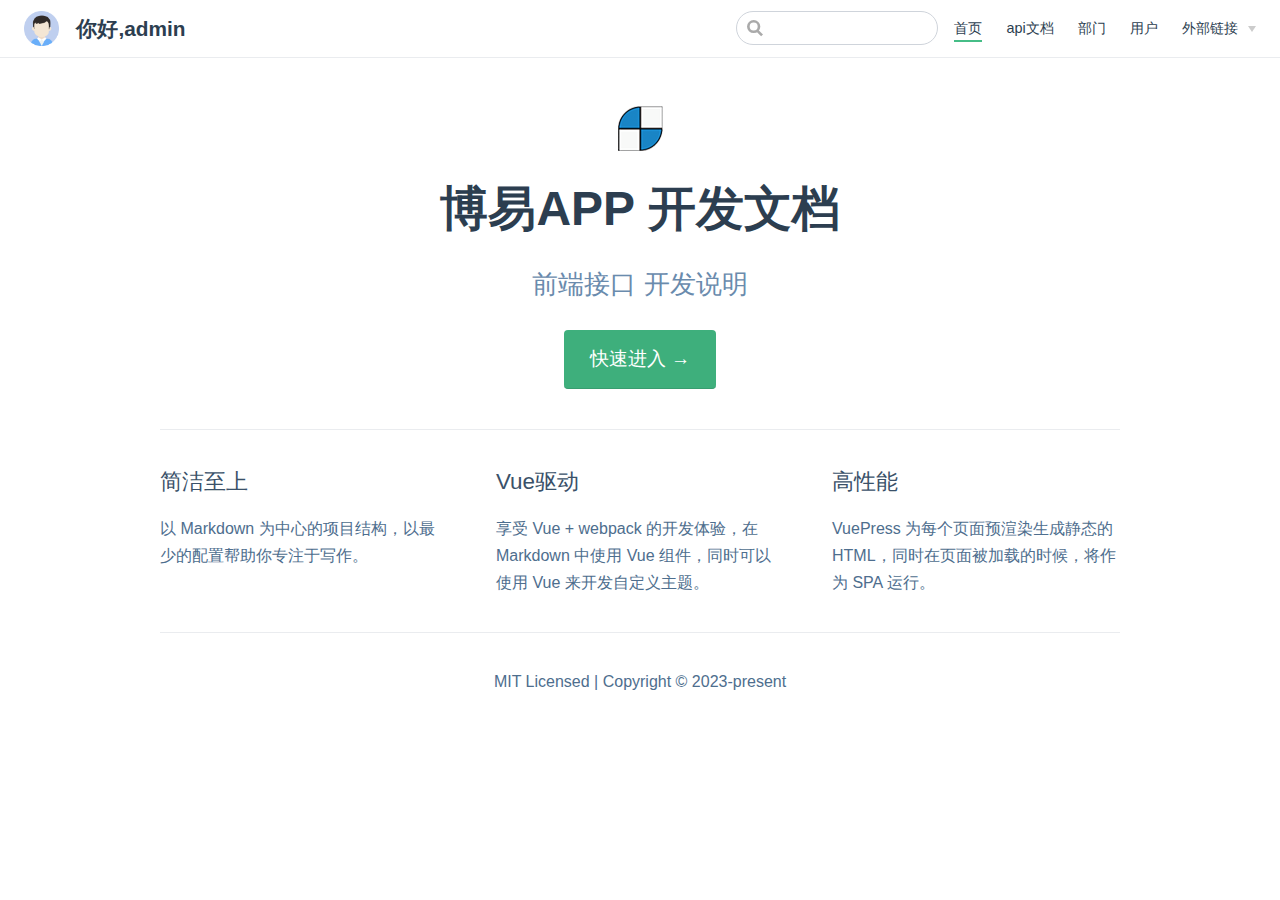
<file: index.html>
<!DOCTYPE html>
<html lang="en-US">
  <head>
    <meta charset="utf-8">
    <meta name="viewport" content="width=device-width,initial-scale=1">
    <title>你好,admin</title>
    <meta name="generator" content="VuePress 1.9.9">
    <link rel="icon" href="./pb.png">
    <meta name="description" content="博易APP开发文档">
    
    <link rel="preload" href="./assets/css/0.styles.7fe5bacb.css" as="style"><link rel="preload" href="./assets/js/app.141d99e3.js" as="script"><link rel="preload" href="./assets/js/2.733019b2.js" as="script"><link rel="preload" href="./assets/js/7.9c9172a7.js" as="script"><link rel="prefetch" href="./assets/js/10.c310ec35.js"><link rel="prefetch" href="./assets/js/11.6ac07003.js"><link rel="prefetch" href="./assets/js/12.05981c00.js"><link rel="prefetch" href="./assets/js/13.ab2451db.js"><link rel="prefetch" href="./assets/js/14.ab775996.js"><link rel="prefetch" href="./assets/js/15.6f44959b.js"><link rel="prefetch" href="./assets/js/16.bdafbf40.js"><link rel="prefetch" href="./assets/js/17.2162a872.js"><link rel="prefetch" href="./assets/js/3.8dfc125c.js"><link rel="prefetch" href="./assets/js/4.d12742be.js"><link rel="prefetch" href="./assets/js/5.216cae74.js"><link rel="prefetch" href="./assets/js/6.2d0a63f8.js"><link rel="prefetch" href="./assets/js/8.708c26eb.js"><link rel="prefetch" href="./assets/js/9.704d64a5.js">
    <link rel="stylesheet" href="./assets/css/0.styles.7fe5bacb.css">
  </head>
  <body>
    <div id="app" data-server-rendered="true"><div class="theme-container no-sidebar"><header class="navbar"><div class="sidebar-button"><svg xmlns="http://www.w3.org/2000/svg" aria-hidden="true" role="img" viewBox="0 0 448 512" class="icon"><path fill="currentColor" d="M436 124H12c-6.627 0-12-5.373-12-12V80c0-6.627 5.373-12 12-12h424c6.627 0 12 5.373 12 12v32c0 6.627-5.373 12-12 12zm0 160H12c-6.627 0-12-5.373-12-12v-32c0-6.627 5.373-12 12-12h424c6.627 0 12 5.373 12 12v32c0 6.627-5.373 12-12 12zm0 160H12c-6.627 0-12-5.373-12-12v-32c0-6.627 5.373-12 12-12h424c6.627 0 12 5.373 12 12v32c0 6.627-5.373 12-12 12z"></path></svg></div> <a href="./" aria-current="page" class="home-link router-link-exact-active router-link-active"><img src="./head.png" alt="你好,admin " class="logo"> <span class="site-name can-hide">你好,admin </span></a> <div class="links"><div class="search-box"><input aria-label="Search" autocomplete="off" spellcheck="false" value=""> <!----></div> <nav class="nav-links can-hide"><div class="nav-item"><a href="./" aria-current="page" class="nav-link router-link-exact-active router-link-active">
  首页
</a></div><div class="nav-item"><a href="./api/index.html" class="nav-link">
  api文档
</a></div><div class="nav-item"><a href="./department/index.html" class="nav-link">
  部门
</a></div><div class="nav-item"><a href="./user/index.html" class="nav-link">
  用户
</a></div><div class="nav-item"><div class="dropdown-wrapper"><button type="button" aria-label="外部链接" class="dropdown-title"><span class="title">外部链接</span> <span class="arrow down"></span></button> <button type="button" aria-label="外部链接" class="mobile-dropdown-title"><span class="title">外部链接</span> <span class="arrow right"></span></button> <ul class="nav-dropdown" style="display:none;"><li class="dropdown-item"><!----> <a href="./www.baidu.com.html" class="nav-link">
  百度
</a></li></ul></div></div> <!----></nav></div></header> <div class="sidebar-mask"></div> <aside class="sidebar"><nav class="nav-links"><div class="nav-item"><a href="./index.html" aria-current="page" class="nav-link router-link-exact-active router-link-active">
  首页
</a></div><div class="nav-item"><a href="./api/index.html" class="nav-link">
  api文档
</a></div><div class="nav-item"><a href="./department/index.html" class="nav-link">
  部门
</a></div><div class="nav-item"><a href="./user/index.html" class="nav-link">
  用户
</a></div><div class="nav-item"><div class="dropdown-wrapper"><button type="button" aria-label="外部链接" class="dropdown-title"><span class="title">外部链接</span> <span class="arrow down"></span></button> <button type="button" aria-label="外部链接" class="mobile-dropdown-title"><span class="title">外部链接</span> <span class="arrow right"></span></button> <ul class="nav-dropdown" style="display:none;"><li class="dropdown-item"><!----> <a href="./www.baidu.com.html" class="nav-link">
  百度
</a></li></ul></div></div> <!----></nav>  <ul class="sidebar-links"><li><section class="sidebar-group depth-0"><a href="./department/index.html" class="sidebar-heading clickable open"><span>部门管理</span> <!----></a> <ul class="sidebar-links sidebar-group-items"><li><a href="./department/department1.html" class="sidebar-link">创建部门</a></li><li><a href="./department/department2.html" class="sidebar-link">修改部门</a></li><li><a href="./department/department3.html" class="sidebar-link">删除部门</a></li></ul></section></li><li><section class="sidebar-group depth-0"><a href="./user/index.html" class="sidebar-heading clickable"><span>用户管理</span> <!----></a> <ul class="sidebar-links sidebar-group-items"><li><a href="./user/user1.html" class="sidebar-link">创建用户</a></li><li><a href="./user/user2.html" class="sidebar-link">修改用户</a></li><li><a href="./user/user3.html" class="sidebar-link">删除用户</a></li><li><a href="./user/user4.html" class="sidebar-link">查询用户列表</a></li></ul></section></li></ul> </aside> <main aria-labelledby="main-title" class="home"><header class="hero"><img src="./by.png" alt="hero"> <h1 id="main-title">
      博易APP 开发文档
    </h1> <p class="description">
      前端接口 开发说明
    </p> <p class="action"><a href="./api/" class="nav-link action-button">
  快速进入 →
</a></p></header> <div class="features"><div class="feature"><h2>简洁至上</h2> <p>以 Markdown 为中心的项目结构，以最少的配置帮助你专注于写作。</p></div><div class="feature"><h2>Vue驱动</h2> <p>享受 Vue + webpack 的开发体验，在 Markdown 中使用 Vue 组件，同时可以使用 Vue 来开发自定义主题。</p></div><div class="feature"><h2>高性能</h2> <p>VuePress 为每个页面预渲染生成静态的 HTML，同时在页面被加载的时候，将作为 SPA 运行。</p></div></div> <div class="theme-default-content custom content__default"></div> <div class="footer">
    MIT Licensed | Copyright © 2023-present
  </div></main></div><div class="global-ui"></div></div>
    <script src="./assets/js/app.141d99e3.js" defer></script><script src="./assets/js/2.733019b2.js" defer></script><script src="./assets/js/7.9c9172a7.js" defer></script>
  </body>
</html>
</file>
<file: assets/css/0.styles.7fe5bacb.css>
code[class*=language-],pre[class*=language-]{color:#ccc;background:none;font-family:Consolas,Monaco,Andale Mono,Ubuntu Mono,monospace;font-size:1em;text-align:left;white-space:pre;word-spacing:normal;word-break:normal;word-wrap:normal;line-height:1.5;-moz-tab-size:4;-o-tab-size:4;tab-size:4;-webkit-hyphens:none;hyphens:none}pre[class*=language-]{padding:1em;margin:.5em 0;overflow:auto}:not(pre)>code[class*=language-],pre[class*=language-]{background:#2d2d2d}:not(pre)>code[class*=language-]{padding:.1em;border-radius:.3em;white-space:normal}.token.block-comment,.token.cdata,.token.comment,.token.doctype,.token.prolog{color:#999}.token.punctuation{color:#ccc}.token.attr-name,.token.deleted,.token.namespace,.token.tag{color:#e2777a}.token.function-name{color:#6196cc}.token.boolean,.token.function,.token.number{color:#f08d49}.token.class-name,.token.constant,.token.property,.token.symbol{color:#f8c555}.token.atrule,.token.builtin,.token.important,.token.keyword,.token.selector{color:#cc99cd}.token.attr-value,.token.char,.token.regex,.token.string,.token.variable{color:#7ec699}.token.entity,.token.operator,.token.url{color:#67cdcc}.token.bold,.token.important{font-weight:700}.token.italic{font-style:italic}.token.entity{cursor:help}.token.inserted{color:green}.theme-default-content code{color:#476582;padding:.25rem .5rem;margin:0;font-size:.85em;background-color:rgba(27,31,35,.05);border-radius:3px}.theme-default-content code .token.deleted{color:#ec5975}.theme-default-content code .token.inserted{color:#3eaf7c}.theme-default-content pre,.theme-default-content pre[class*=language-]{line-height:1.4;padding:1.25rem 1.5rem;margin:.85rem 0;background-color:#282c34;border-radius:6px;overflow:auto}.theme-default-content pre[class*=language-] code,.theme-default-content pre code{color:#fff;padding:0;background-color:transparent;border-radius:0}div[class*=language-]{position:relative;background-color:#282c34;border-radius:6px}div[class*=language-] .highlight-lines{-webkit-user-select:none;user-select:none;padding-top:1.3rem;position:absolute;top:0;left:0;width:100%;line-height:1.4}div[class*=language-] .highlight-lines .highlighted{background-color:rgba(0,0,0,.66)}div[class*=language-] pre,div[class*=language-] pre[class*=language-]{background:transparent;position:relative;z-index:1}div[class*=language-]:before{position:absolute;z-index:3;top:.8em;right:1em;font-size:.75rem;color:hsla(0,0%,100%,.4)}div[class*=language-]:not(.line-numbers-mode) .line-numbers-wrapper{display:none}div[class*=language-].line-numbers-mode .highlight-lines .highlighted{position:relative}div[class*=language-].line-numbers-mode .highlight-lines .highlighted:before{content:" ";position:absolute;z-index:3;left:0;top:0;display:block;width:3.5rem;height:100%;background-color:rgba(0,0,0,.66)}div[class*=language-].line-numbers-mode pre{padding-left:4.5rem;vertical-align:middle}div[class*=language-].line-numbers-mode .line-numbers-wrapper{position:absolute;top:0;width:3.5rem;text-align:center;color:hsla(0,0%,100%,.3);padding:1.25rem 0;line-height:1.4}div[class*=language-].line-numbers-mode .line-numbers-wrapper br{-webkit-user-select:none;user-select:none}div[class*=language-].line-numbers-mode .line-numbers-wrapper .line-number{position:relative;z-index:4;-webkit-user-select:none;user-select:none;font-size:.85em}div[class*=language-].line-numbers-mode:after{content:"";position:absolute;z-index:2;top:0;left:0;width:3.5rem;height:100%;border-radius:6px 0 0 6px;border-right:1px solid rgba(0,0,0,.66);background-color:#282c34}div[class~=language-js]:before{content:"js"}div[class~=language-ts]:before{content:"ts"}div[class~=language-html]:before{content:"html"}div[class~=language-md]:before{content:"md"}div[class~=language-vue]:before{content:"vue"}div[class~=language-css]:before{content:"css"}div[class~=language-sass]:before{content:"sass"}div[class~=language-scss]:before{content:"scss"}div[class~=language-less]:before{content:"less"}div[class~=language-stylus]:before{content:"stylus"}div[class~=language-go]:before{content:"go"}div[class~=language-java]:before{content:"java"}div[class~=language-c]:before{content:"c"}div[class~=language-sh]:before{content:"sh"}div[class~=language-yaml]:before{content:"yaml"}div[class~=language-py]:before{content:"py"}div[class~=language-docker]:before{content:"docker"}div[class~=language-dockerfile]:before{content:"dockerfile"}div[class~=language-makefile]:before{content:"makefile"}div[class~=language-javascript]:before{content:"js"}div[class~=language-typescript]:before{content:"ts"}div[class~=language-markup]:before{content:"html"}div[class~=language-markdown]:before{content:"md"}div[class~=language-json]:before{content:"json"}div[class~=language-ruby]:before{content:"rb"}div[class~=language-python]:before{content:"py"}div[class~=language-bash]:before{content:"sh"}div[class~=language-php]:before{content:"php"}.custom-block .custom-block-title{font-weight:600;margin-bottom:-.4rem}.custom-block.danger,.custom-block.tip,.custom-block.warning{padding:.1rem 1.5rem;border-left-width:.5rem;border-left-style:solid;margin:1rem 0}.custom-block.tip{background-color:#f3f5f7;border-color:#42b983}.custom-block.warning{background-color:rgba(255,229,100,.3);border-color:#e7c000;color:#6b5900}.custom-block.warning .custom-block-title{color:#b29400}.custom-block.warning a{color:#2c3e50}.custom-block.danger{background-color:#ffe6e6;border-color:#c00;color:#4d0000}.custom-block.danger .custom-block-title{color:#900}.custom-block.danger a{color:#2c3e50}.custom-block.details{display:block;position:relative;border-radius:2px;margin:1.6em 0;padding:1.6em;background-color:#eee}.custom-block.details h4{margin-top:0}.custom-block.details figure:last-child,.custom-block.details p:last-child{margin-bottom:0;padding-bottom:0}.custom-block.details summary{outline:none;cursor:pointer}.arrow{display:inline-block;width:0;height:0}.arrow.up{border-bottom:6px solid #ccc}.arrow.down,.arrow.up{border-left:4px solid transparent;border-right:4px solid transparent}.arrow.down{border-top:6px solid #ccc}.arrow.right{border-left:6px solid #ccc}.arrow.left,.arrow.right{border-top:4px solid transparent;border-bottom:4px solid transparent}.arrow.left{border-right:6px solid #ccc}.theme-default-content:not(.custom){max-width:740px;margin:0 auto;padding:2rem 2.5rem}@media (max-width:959px){.theme-default-content:not(.custom){padding:2rem}}@media (max-width:419px){.theme-default-content:not(.custom){padding:1.5rem}}.table-of-contents .badge{vertical-align:middle}body,html{padding:0;margin:0;background-color:#fff}body{font-family:-apple-system,BlinkMacSystemFont,Segoe UI,Roboto,Oxygen,Ubuntu,Cantarell,Fira Sans,Droid Sans,Helvetica Neue,sans-serif;-webkit-font-smoothing:antialiased;-moz-osx-font-smoothing:grayscale;font-size:16px;color:#2c3e50}.page{padding-left:20rem}.navbar{z-index:20;right:0;height:3.6rem;background-color:#fff;box-sizing:border-box;border-bottom:1px solid #eaecef}.navbar,.sidebar-mask{position:fixed;top:0;left:0}.sidebar-mask{z-index:9;width:100vw;height:100vh;display:none}.sidebar{font-size:16px;background-color:#fff;width:20rem;position:fixed;z-index:10;margin:0;top:3.6rem;left:0;bottom:0;box-sizing:border-box;border-right:1px solid #eaecef;overflow-y:auto}.theme-default-content:not(.custom)>:first-child{margin-top:3.6rem}.theme-default-content:not(.custom) a:hover{text-decoration:underline}.theme-default-content:not(.custom) p.demo{padding:1rem 1.5rem;border:1px solid #ddd;border-radius:4px}.theme-default-content:not(.custom) img{max-width:100%}.theme-default-content.custom{padding:0;margin:0}.theme-default-content.custom img{max-width:100%}a{font-weight:500;text-decoration:none}a,p a code{color:#3eaf7c}p a code{font-weight:400}kbd{background:#eee;border:.15rem solid #ddd;border-bottom:.25rem solid #ddd;border-radius:.15rem;padding:0 .15em}blockquote{font-size:1rem;color:#999;border-left:.2rem solid #dfe2e5;margin:1rem 0;padding:.25rem 0 .25rem 1rem}blockquote>p{margin:0}ol,ul{padding-left:1.2em}strong{font-weight:600}h1,h2,h3,h4,h5,h6{font-weight:600;line-height:1.25}.theme-default-content:not(.custom)>h1,.theme-default-content:not(.custom)>h2,.theme-default-content:not(.custom)>h3,.theme-default-content:not(.custom)>h4,.theme-default-content:not(.custom)>h5,.theme-default-content:not(.custom)>h6{margin-top:-3.1rem;padding-top:4.6rem;margin-bottom:0}.theme-default-content:not(.custom)>h1:first-child,.theme-default-content:not(.custom)>h2:first-child,.theme-default-content:not(.custom)>h3:first-child,.theme-default-content:not(.custom)>h4:first-child,.theme-default-content:not(.custom)>h5:first-child,.theme-default-content:not(.custom)>h6:first-child{margin-top:-1.5rem;margin-bottom:1rem}.theme-default-content:not(.custom)>h1:first-child+.custom-block,.theme-default-content:not(.custom)>h1:first-child+p,.theme-default-content:not(.custom)>h1:first-child+pre,.theme-default-content:not(.custom)>h2:first-child+.custom-block,.theme-default-content:not(.custom)>h2:first-child+p,.theme-default-content:not(.custom)>h2:first-child+pre,.theme-default-content:not(.custom)>h3:first-child+.custom-block,.theme-default-content:not(.custom)>h3:first-child+p,.theme-default-content:not(.custom)>h3:first-child+pre,.theme-default-content:not(.custom)>h4:first-child+.custom-block,.theme-default-content:not(.custom)>h4:first-child+p,.theme-default-content:not(.custom)>h4:first-child+pre,.theme-default-content:not(.custom)>h5:first-child+.custom-block,.theme-default-content:not(.custom)>h5:first-child+p,.theme-default-content:not(.custom)>h5:first-child+pre,.theme-default-content:not(.custom)>h6:first-child+.custom-block,.theme-default-content:not(.custom)>h6:first-child+p,.theme-default-content:not(.custom)>h6:first-child+pre{margin-top:2rem}h1:focus .header-anchor,h1:hover .header-anchor,h2:focus .header-anchor,h2:hover .header-anchor,h3:focus .header-anchor,h3:hover .header-anchor,h4:focus .header-anchor,h4:hover .header-anchor,h5:focus .header-anchor,h5:hover .header-anchor,h6:focus .header-anchor,h6:hover .header-anchor{opacity:1}h1{font-size:2.2rem}h2{font-size:1.65rem;padding-bottom:.3rem;border-bottom:1px solid #eaecef}h3{font-size:1.35rem}a.header-anchor{font-size:.85em;float:left;margin-left:-.87em;padding-right:.23em;margin-top:.125em;-webkit-user-select:none;user-select:none;opacity:0}a.header-anchor:focus,a.header-anchor:hover{text-decoration:none}.line-number,code,kbd{font-family:source-code-pro,Menlo,Monaco,Consolas,Courier New,monospace}ol,p,ul{line-height:1.7}hr{border:0;border-top:1px solid #eaecef}table{border-collapse:collapse;margin:1rem 0;display:block;overflow-x:auto}tr{border-top:1px solid #dfe2e5}tr:nth-child(2n){background-color:#f6f8fa}td,th{border:1px solid #dfe2e5;padding:.6em 1em}.theme-container.sidebar-open .sidebar-mask{display:block}.theme-container.no-navbar .theme-default-content:not(.custom)>h1,.theme-container.no-navbar h2,.theme-container.no-navbar h3,.theme-container.no-navbar h4,.theme-container.no-navbar h5,.theme-container.no-navbar h6{margin-top:1.5rem;padding-top:0}.theme-container.no-navbar .sidebar{top:0}@media (min-width:720px){.theme-container.no-sidebar .sidebar{display:none}.theme-container.no-sidebar .page{padding-left:0}}@media (max-width:959px){.sidebar{font-size:15px;width:16.4rem}.page{padding-left:16.4rem}}@media (max-width:719px){.sidebar{top:0;padding-top:3.6rem;transform:translateX(-100%);transition:transform .2s ease}.page{padding-left:0}.theme-container.sidebar-open .sidebar{transform:translateX(0)}.theme-container.no-navbar .sidebar{padding-top:0}}@media (max-width:419px){h1{font-size:1.9rem}.theme-default-content div[class*=language-]{margin:.85rem -1.5rem;border-radius:0}}#nprogress{pointer-events:none}#nprogress .bar{background:#3eaf7c;position:fixed;z-index:1031;top:0;left:0;width:100%;height:2px}#nprogress .peg{display:block;position:absolute;right:0;width:100px;height:100%;box-shadow:0 0 10px #3eaf7c,0 0 5px #3eaf7c;opacity:1;transform:rotate(3deg) translateY(-4px)}#nprogress .spinner{display:block;position:fixed;z-index:1031;top:15px;right:15px}#nprogress .spinner-icon{width:18px;height:18px;box-sizing:border-box;border-color:#3eaf7c transparent transparent #3eaf7c;border-style:solid;border-width:2px;border-radius:50%;animation:nprogress-spinner .4s linear infinite}.nprogress-custom-parent{overflow:hidden;position:relative}.nprogress-custom-parent #nprogress .bar,.nprogress-custom-parent #nprogress .spinner{position:absolute}@keyframes nprogress-spinner{0%{transform:rotate(0deg)}to{transform:rotate(1turn)}}.icon.outbound{color:#aaa;display:inline-block;vertical-align:middle;position:relative;top:-1px}.sr-only{position:absolute;width:1px;height:1px;padding:0;margin:-1px;overflow:hidden;clip:rect(0,0,0,0);white-space:nowrap;border-width:0}.home{padding:3.6rem 2rem 0;max-width:960px;margin:0 auto;display:block}.home .hero{text-align:center}.home .hero img{max-width:100%;max-height:280px;display:block;margin:3rem auto 1.5rem}.home .hero h1{font-size:3rem}.home .hero .action,.home .hero .description,.home .hero h1{margin:1.8rem auto}.home .hero .description{max-width:35rem;font-size:1.6rem;line-height:1.3;color:#6a8bad}.home .hero .action-button{display:inline-block;font-size:1.2rem;color:#fff;background-color:#3eaf7c;padding:.8rem 1.6rem;border-radius:4px;transition:background-color .1s ease;box-sizing:border-box;border-bottom:1px solid #389d70}.home .hero .action-button:hover{background-color:#4abf8a}.home .features{border-top:1px solid #eaecef;padding:1.2rem 0;margin-top:2.5rem;display:flex;flex-wrap:wrap;align-items:flex-start;align-content:stretch;justify-content:space-between}.home .feature{flex-grow:1;flex-basis:30%;max-width:30%}.home .feature h2{font-size:1.4rem;font-weight:500;border-bottom:none;padding-bottom:0;color:#3a5169}.home .feature p{color:#4e6e8e}.home .footer{padding:2.5rem;border-top:1px solid #eaecef;text-align:center;color:#4e6e8e}@media (max-width:719px){.home .features{flex-direction:column}.home .feature{max-width:100%;padding:0 2.5rem}}@media (max-width:419px){.home{padding-left:1.5rem;padding-right:1.5rem}.home .hero img{max-height:210px;margin:2rem auto 1.2rem}.home .hero h1{font-size:2rem}.home .hero .action,.home .hero .description,.home .hero h1{margin:1.2rem auto}.home .hero .description{font-size:1.2rem}.home .hero .action-button{font-size:1rem;padding:.6rem 1.2rem}.home .feature h2{font-size:1.25rem}}.search-box{display:inline-block;position:relative;margin-right:1rem}.search-box input{cursor:text;width:10rem;height:2rem;color:#4e6e8e;display:inline-block;border:1px solid #cfd4db;border-radius:2rem;font-size:.9rem;line-height:2rem;padding:0 .5rem 0 2rem;outline:none;transition:all .2s ease;background:#fff url(../img/search.83621669.svg) .6rem .5rem no-repeat;background-size:1rem}.search-box input:focus{cursor:auto;border-color:#3eaf7c}.search-box .suggestions{background:#fff;width:20rem;position:absolute;top:2rem;border:1px solid #cfd4db;border-radius:6px;padding:.4rem;list-style-type:none}.search-box .suggestions.align-right{right:0}.search-box .suggestion{line-height:1.4;padding:.4rem .6rem;border-radius:4px;cursor:pointer}.search-box .suggestion a{white-space:normal;color:#5d82a6}.search-box .suggestion a .page-title{font-weight:600}.search-box .suggestion a .header{font-size:.9em;margin-left:.25em}.search-box .suggestion.focused{background-color:#f3f4f5}.search-box .suggestion.focused a{color:#3eaf7c}@media (max-width:959px){.search-box input{cursor:pointer;width:0;border-color:transparent;position:relative}.search-box input:focus{cursor:text;left:0;width:10rem}}@media (-ms-high-contrast:none){.search-box input{height:2rem}}@media (max-width:959px) and (min-width:719px){.search-box .suggestions{left:0}}@media (max-width:719px){.search-box{margin-right:0}.search-box input{left:1rem}.search-box .suggestions{right:0}}@media (max-width:419px){.search-box .suggestions{width:calc(100vw - 4rem)}.search-box input:focus{width:8rem}}.sidebar-button{cursor:pointer;display:none;width:1.25rem;height:1.25rem;position:absolute;padding:.6rem;top:.6rem;left:1rem}.sidebar-button .icon{display:block;width:1.25rem;height:1.25rem}@media (max-width:719px){.sidebar-button{display:block}}.dropdown-enter,.dropdown-leave-to{height:0!important}.dropdown-wrapper{cursor:pointer}.dropdown-wrapper .dropdown-title,.dropdown-wrapper .mobile-dropdown-title{display:block;font-size:.9rem;font-family:inherit;cursor:inherit;padding:inherit;line-height:1.4rem;background:transparent;border:none;font-weight:500;color:#2c3e50}.dropdown-wrapper .dropdown-title:hover,.dropdown-wrapper .mobile-dropdown-title:hover{border-color:transparent}.dropdown-wrapper .dropdown-title .arrow,.dropdown-wrapper .mobile-dropdown-title .arrow{vertical-align:middle;margin-top:-1px;margin-left:.4rem}.dropdown-wrapper .mobile-dropdown-title{display:none;font-weight:600}.dropdown-wrapper .mobile-dropdown-title font-size inherit:hover{color:#3eaf7c}.dropdown-wrapper .nav-dropdown .dropdown-item{color:inherit;line-height:1.7rem}.dropdown-wrapper .nav-dropdown .dropdown-item h4{margin:.45rem 0 0;border-top:1px solid #eee;padding:1rem 1.5rem .45rem 1.25rem}.dropdown-wrapper .nav-dropdown .dropdown-item .dropdown-subitem-wrapper{padding:0;list-style:none}.dropdown-wrapper .nav-dropdown .dropdown-item .dropdown-subitem-wrapper .dropdown-subitem{font-size:.9em}.dropdown-wrapper .nav-dropdown .dropdown-item a{display:block;line-height:1.7rem;position:relative;border-bottom:none;font-weight:400;margin-bottom:0;padding:0 1.5rem 0 1.25rem}.dropdown-wrapper .nav-dropdown .dropdown-item a.router-link-active,.dropdown-wrapper .nav-dropdown .dropdown-item a:hover{color:#3eaf7c}.dropdown-wrapper .nav-dropdown .dropdown-item a.router-link-active:after{content:"";width:0;height:0;border-left:5px solid #3eaf7c;border-top:3px solid transparent;border-bottom:3px solid transparent;position:absolute;top:calc(50% - 2px);left:9px}.dropdown-wrapper .nav-dropdown .dropdown-item:first-child h4{margin-top:0;padding-top:0;border-top:0}@media (max-width:719px){.dropdown-wrapper.open .dropdown-title{margin-bottom:.5rem}.dropdown-wrapper .dropdown-title{display:none}.dropdown-wrapper .mobile-dropdown-title{display:block}.dropdown-wrapper .nav-dropdown{transition:height .1s ease-out;overflow:hidden}.dropdown-wrapper .nav-dropdown .dropdown-item h4{border-top:0;margin-top:0;padding-top:0}.dropdown-wrapper .nav-dropdown .dropdown-item>a,.dropdown-wrapper .nav-dropdown .dropdown-item h4{font-size:15px;line-height:2rem}.dropdown-wrapper .nav-dropdown .dropdown-item .dropdown-subitem{font-size:14px;padding-left:1rem}}@media (min-width:719px){.dropdown-wrapper{height:1.8rem}.dropdown-wrapper.open .nav-dropdown,.dropdown-wrapper:hover .nav-dropdown{display:block!important}.dropdown-wrapper .nav-dropdown{display:none;height:auto!important;box-sizing:border-box;max-height:calc(100vh - 2.7rem);overflow-y:auto;position:absolute;top:100%;right:0;background-color:#fff;padding:.6rem 0;border:1px solid;border-color:#ddd #ddd #ccc;text-align:left;border-radius:.25rem;white-space:nowrap;margin:0}}.nav-links{display:inline-block}.nav-links a{line-height:1.4rem;color:inherit}.nav-links a.router-link-active,.nav-links a:hover{color:#3eaf7c}.nav-links .nav-item{position:relative;display:inline-block;margin-left:1.5rem;line-height:2rem}.nav-links .nav-item:first-child{margin-left:0}.nav-links .repo-link{margin-left:1.5rem}@media (max-width:719px){.nav-links .nav-item,.nav-links .repo-link{margin-left:0}}@media (min-width:719px){.nav-links a.router-link-active,.nav-links a:hover{color:#2c3e50}.nav-item>a:not(.external).router-link-active,.nav-item>a:not(.external):hover{margin-bottom:-2px;border-bottom:2px solid #46bd87}}.navbar{padding:.7rem 1.5rem;line-height:2.2rem}.navbar a,.navbar img,.navbar span{display:inline-block}.navbar .logo{height:2.2rem;min-width:2.2rem;margin-right:.8rem;vertical-align:top}.navbar .site-name{font-size:1.3rem;font-weight:600;color:#2c3e50;position:relative}.navbar .links{padding-left:1.5rem;box-sizing:border-box;background-color:#fff;white-space:nowrap;font-size:.9rem;position:absolute;right:1.5rem;top:.7rem;display:flex}.navbar .links .search-box{flex:0 0 auto;vertical-align:top}@media (max-width:719px){.navbar{padding-left:4rem}.navbar .can-hide{display:none}.navbar .links{padding-left:1.5rem}.navbar .site-name{width:calc(100vw - 9.4rem);overflow:hidden;white-space:nowrap;text-overflow:ellipsis}}.page-edit{max-width:740px;margin:0 auto;padding:2rem 2.5rem}@media (max-width:959px){.page-edit{padding:2rem}}@media (max-width:419px){.page-edit{padding:1.5rem}}.page-edit{padding-top:1rem;padding-bottom:1rem;overflow:auto}.page-edit .edit-link{display:inline-block}.page-edit .edit-link a{color:#4e6e8e;margin-right:.25rem}.page-edit .last-updated{float:right;font-size:.9em}.page-edit .last-updated .prefix{font-weight:500;color:#4e6e8e}.page-edit .last-updated .time{font-weight:400;color:#767676}@media (max-width:719px){.page-edit .edit-link{margin-bottom:.5rem}.page-edit .last-updated{font-size:.8em;float:none;text-align:left}}.page-nav{max-width:740px;margin:0 auto;padding:2rem 2.5rem}@media (max-width:959px){.page-nav{padding:2rem}}@media (max-width:419px){.page-nav{padding:1.5rem}}.page-nav{padding-top:1rem;padding-bottom:0}.page-nav .inner{min-height:2rem;margin-top:0;border-top:1px solid #eaecef;padding-top:1rem;overflow:auto}.page-nav .next{float:right}.page{padding-bottom:2rem;display:block}.sidebar-group .sidebar-group{padding-left:.5em}.sidebar-group:not(.collapsable) .sidebar-heading:not(.clickable){cursor:auto;color:inherit}.sidebar-group.is-sub-group{padding-left:0}.sidebar-group.is-sub-group>.sidebar-heading{font-size:.95em;line-height:1.4;font-weight:400;padding-left:2rem}.sidebar-group.is-sub-group>.sidebar-heading:not(.clickable){opacity:.5}.sidebar-group.is-sub-group>.sidebar-group-items{padding-left:1rem}.sidebar-group.is-sub-group>.sidebar-group-items>li>.sidebar-link{font-size:.95em;border-left:none}.sidebar-group.depth-2>.sidebar-heading{border-left:none}.sidebar-heading{color:#2c3e50;transition:color .15s ease;cursor:pointer;font-size:1.1em;font-weight:700;padding:.35rem 1.5rem .35rem 1.25rem;width:100%;box-sizing:border-box;margin:0;border-left:.25rem solid transparent}.sidebar-heading.open,.sidebar-heading:hover{color:inherit}.sidebar-heading .arrow{position:relative;top:-.12em;left:.5em}.sidebar-heading.clickable.active{font-weight:600;color:#3eaf7c;border-left-color:#3eaf7c}.sidebar-heading.clickable:hover{color:#3eaf7c}.sidebar-group-items{transition:height .1s ease-out;font-size:.95em;overflow:hidden}.sidebar .sidebar-sub-headers{padding-left:1rem;font-size:.95em}a.sidebar-link{font-size:1em;font-weight:400;display:inline-block;color:#2c3e50;border-left:.25rem solid transparent;padding:.35rem 1rem .35rem 1.25rem;line-height:1.4;width:100%;box-sizing:border-box}a.sidebar-link:hover{color:#3eaf7c}a.sidebar-link.active{font-weight:600;color:#3eaf7c;border-left-color:#3eaf7c}.sidebar-group a.sidebar-link{padding-left:2rem}.sidebar-sub-headers a.sidebar-link{padding-top:.25rem;padding-bottom:.25rem;border-left:none}.sidebar-sub-headers a.sidebar-link.active{font-weight:500}.sidebar ul{padding:0;margin:0;list-style-type:none}.sidebar a{display:inline-block}.sidebar .nav-links{display:none;border-bottom:1px solid #eaecef;padding:.5rem 0 .75rem}.sidebar .nav-links a{font-weight:600}.sidebar .nav-links .nav-item,.sidebar .nav-links .repo-link{display:block;line-height:1.25rem;font-size:1.1em;padding:.5rem 0 .5rem 1.5rem}.sidebar>.sidebar-links{padding:1.5rem 0}.sidebar>.sidebar-links>li>a.sidebar-link{font-size:1.1em;line-height:1.7;font-weight:700}.sidebar>.sidebar-links>li:not(:first-child){margin-top:.75rem}@media (max-width:719px){.sidebar .nav-links{display:block}.sidebar .nav-links .dropdown-wrapper .nav-dropdown .dropdown-item a.router-link-active:after{top:calc(1rem - 2px)}.sidebar>.sidebar-links{padding:1rem 0}}.badge[data-v-15b7b770]{display:inline-block;font-size:14px;height:18px;line-height:18px;border-radius:3px;padding:0 6px;color:#fff}.badge.green[data-v-15b7b770],.badge.tip[data-v-15b7b770],.badge[data-v-15b7b770]{background-color:#42b983}.badge.error[data-v-15b7b770]{background-color:#da5961}.badge.warn[data-v-15b7b770],.badge.warning[data-v-15b7b770],.badge.yellow[data-v-15b7b770]{background-color:#e7c000}.badge+.badge[data-v-15b7b770]{margin-left:5px}.theme-code-block[data-v-759a7d02]{display:none}.theme-code-block__active[data-v-759a7d02]{display:block}.theme-code-block>pre[data-v-759a7d02]{background-color:orange}.theme-code-group__nav[data-v-deefee04]{margin-bottom:-35px;background-color:#282c34;padding-bottom:22px;border-top-left-radius:6px;border-top-right-radius:6px;padding-left:10px;padding-top:10px}.theme-code-group__ul[data-v-deefee04]{margin:auto 0;padding-left:0;display:inline-flex;list-style:none}.theme-code-group__nav-tab[data-v-deefee04]{border:0;padding:5px;cursor:pointer;background-color:transparent;font-size:.85em;line-height:1.4;color:hsla(0,0%,100%,.9);font-weight:600}.theme-code-group__nav-tab-active[data-v-deefee04]{border-bottom:1px solid #42b983}.pre-blank[data-v-deefee04]{color:#42b983}
</file>
